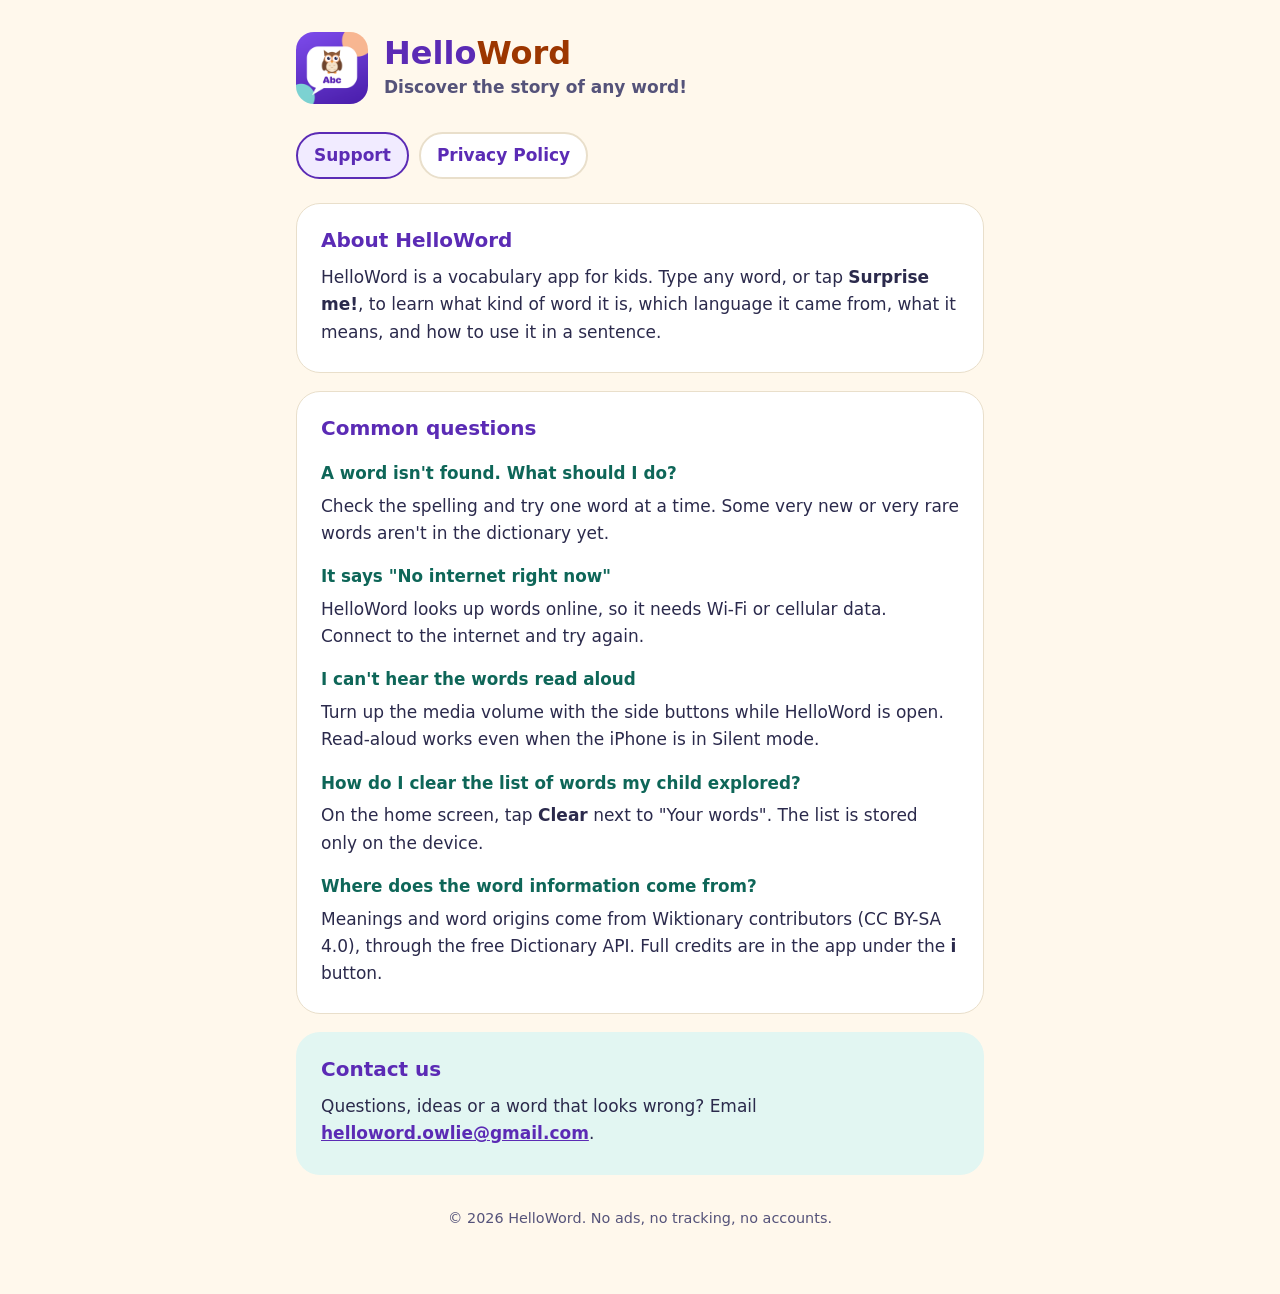
<file: index.html>
<!doctype html>
<html lang="en">
<head>
  <meta charset="utf-8">
  <meta name="viewport" content="width=device-width, initial-scale=1">
  <title>HelloWord Support</title>
  <meta name="description" content="Help and support for HelloWord, the word explorer app for kids.">
  <link rel="icon" href="icon.png">
  <link rel="stylesheet" href="style.css">
</head>
<body>
<main>
  <header>
    <img src="icon.png" alt="">
    <div>
      <h1><span class="hello">Hello</span><span class="word">Word</span></h1>
      <p class="tagline">Discover the story of any word!</p>
    </div>
  </header>

  <nav aria-label="Pages">
    <a href="./" aria-current="page">Support</a>
    <a href="privacy.html">Privacy Policy</a>
  </nav>

  <section>
    <h2>About HelloWord</h2>
    <p>HelloWord is a vocabulary app for kids. Type any word, or tap <strong>Surprise me!</strong>, to learn what kind of word it is, which language it came from, what it means, and how to use it in a sentence.</p>
  </section>

  <section>
    <h2>Common questions</h2>

    <h3>A word isn't found. What should I do?</h3>
    <p>Check the spelling and try one word at a time. Some very new or very rare words aren't in the dictionary yet.</p>

    <h3>It says "No internet right now"</h3>
    <p>HelloWord looks up words online, so it needs Wi-Fi or cellular data. Connect to the internet and try again.</p>

    <h3>I can't hear the words read aloud</h3>
    <p>Turn up the media volume with the side buttons while HelloWord is open. Read-aloud works even when the iPhone is in Silent mode.</p>

    <h3>How do I clear the list of words my child explored?</h3>
    <p>On the home screen, tap <strong>Clear</strong> next to "Your words". The list is stored only on the device.</p>

    <h3>Where does the word information come from?</h3>
    <p>Meanings and word origins come from Wiktionary contributors (CC BY-SA 4.0), through the free Dictionary API. Full credits are in the app under the <strong>i</strong> button.</p>
  </section>

  <section class="note">
    <h2>Contact us</h2>
    <p>Questions, ideas or a word that looks wrong? Email <a href="mailto:helloword.owlie@gmail.com">helloword.owlie@gmail.com</a>.</p>
  </section>

  <footer>© 2026 HelloWord. No ads, no tracking, no accounts.</footer>
</main>
</body>
</html>
</file>
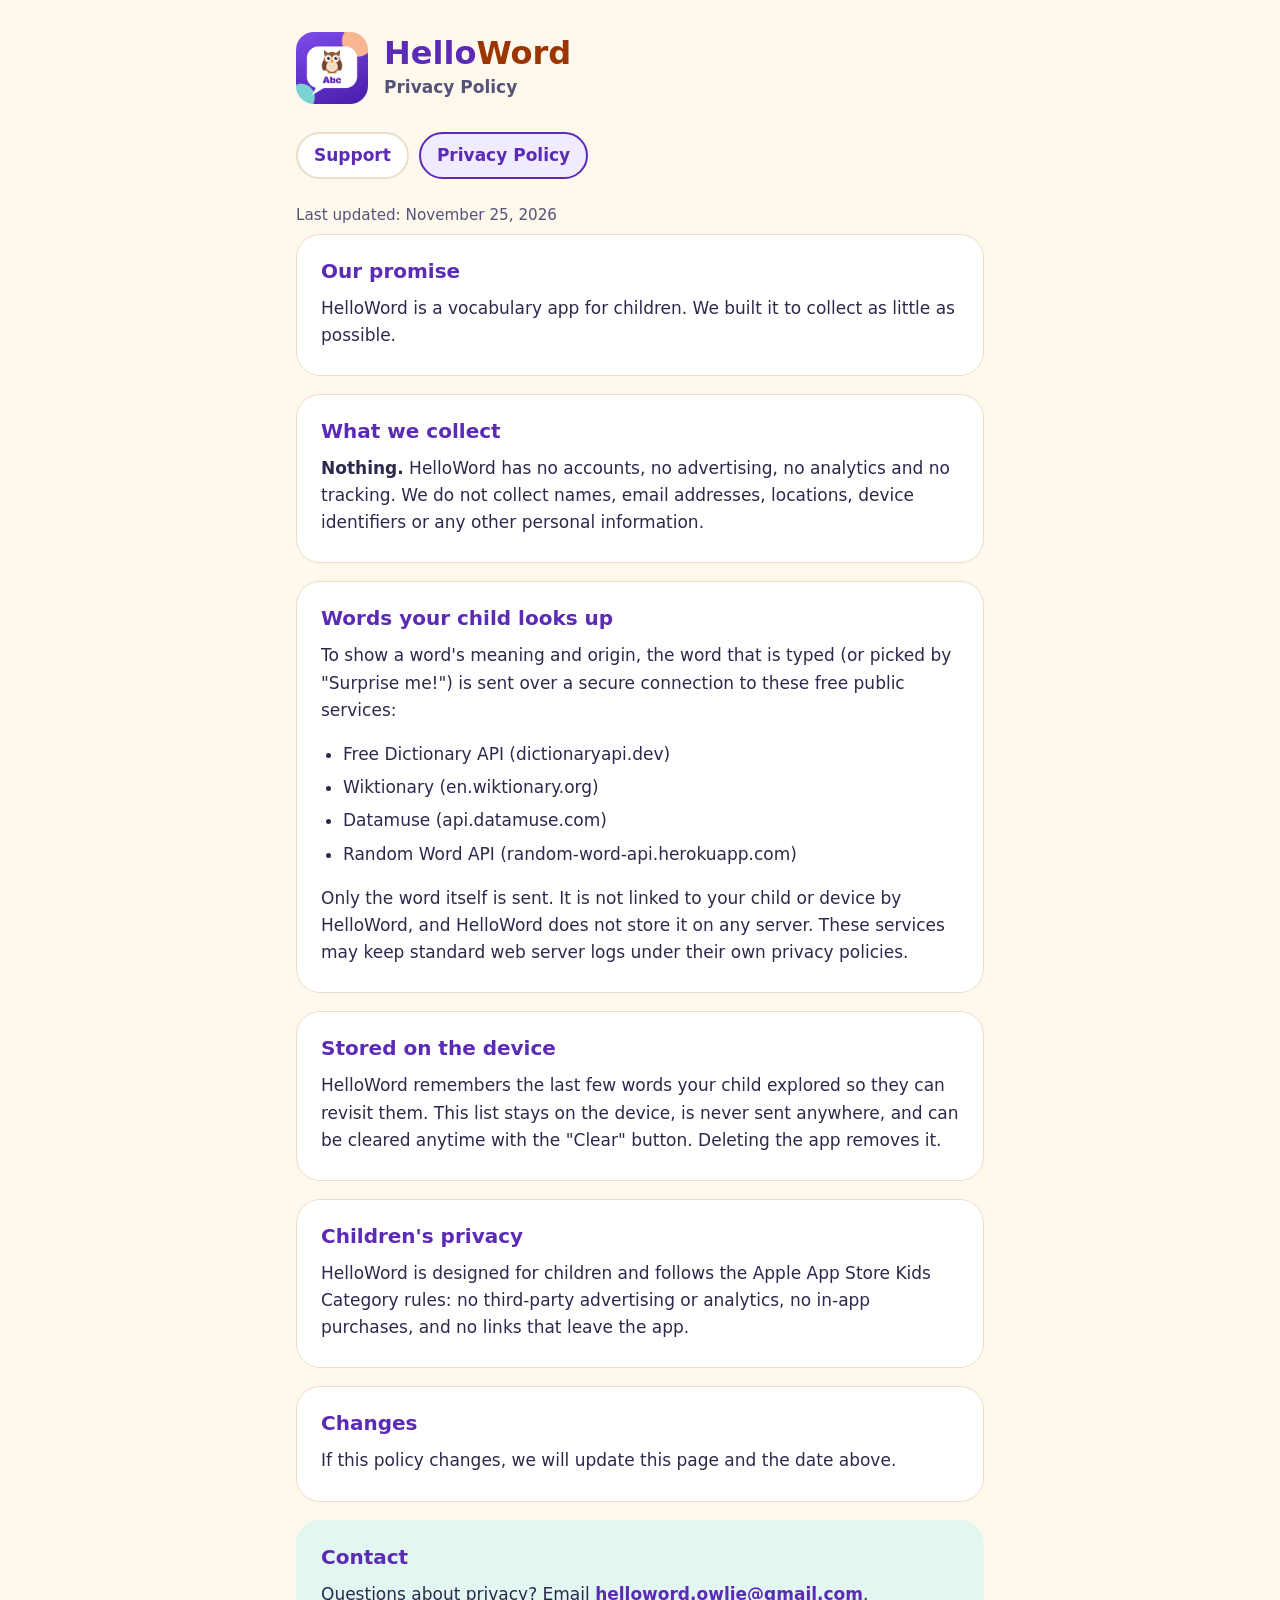
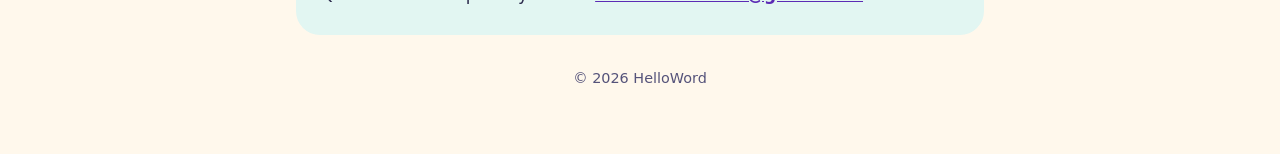
<file: privacy.html>
<!doctype html>
<html lang="en">
<head>
  <meta charset="utf-8">
  <meta name="viewport" content="width=device-width, initial-scale=1">
  <title>HelloWord Privacy Policy</title>
  <meta name="description" content="Privacy policy for HelloWord, the word explorer app for kids.">
  <link rel="icon" href="icon.png">
  <link rel="stylesheet" href="style.css">
</head>
<body>
<main>
  <header>
    <img src="icon.png" alt="">
    <div>
      <h1><span class="hello">Hello</span><span class="word">Word</span></h1>
      <p class="tagline">Privacy Policy</p>
    </div>
  </header>

  <nav aria-label="Pages">
    <a href="./">Support</a>
    <a href="privacy.html" aria-current="page">Privacy Policy</a>
  </nav>

  <p class="updated">Last updated: November 25, 2026</p>

  <section>
    <h2>Our promise</h2>
    <p>HelloWord is a vocabulary app for children. We built it to collect as little as possible.</p>
  </section>

  <section>
    <h2>What we collect</h2>
    <p><strong>Nothing.</strong> HelloWord has no accounts, no advertising, no analytics and no tracking. We do not collect names, email addresses, locations, device identifiers or any other personal information.</p>
  </section>

  <section>
    <h2>Words your child looks up</h2>
    <p>To show a word's meaning and origin, the word that is typed (or picked by "Surprise me!") is sent over a secure connection to these free public services:</p>
    <ul>
      <li>Free Dictionary API (dictionaryapi.dev)</li>
      <li>Wiktionary (en.wiktionary.org)</li>
      <li>Datamuse (api.datamuse.com)</li>
      <li>Random Word API (random-word-api.herokuapp.com)</li>
    </ul>
    <p>Only the word itself is sent. It is not linked to your child or device by HelloWord, and HelloWord does not store it on any server. These services may keep standard web server logs under their own privacy policies.</p>
  </section>

  <section>
    <h2>Stored on the device</h2>
    <p>HelloWord remembers the last few words your child explored so they can revisit them. This list stays on the device, is never sent anywhere, and can be cleared anytime with the "Clear" button. Deleting the app removes it.</p>
  </section>

  <section>
    <h2>Children's privacy</h2>
    <p>HelloWord is designed for children and follows the Apple App Store Kids Category rules: no third-party advertising or analytics, no in-app purchases, and no links that leave the app.</p>
  </section>

  <section>
    <h2>Changes</h2>
    <p>If this policy changes, we will update this page and the date above.</p>
  </section>

  <section class="note">
    <h2>Contact</h2>
    <p>Questions about privacy? Email <a href="mailto:helloword.owlie@gmail.com">helloword.owlie@gmail.com</a>.</p>
  </section>

  <footer>© 2026 HelloWord</footer>
</main>
</body>
</html>
</file>
<file: style.css>
:root {
  --bg: #FFF8EC;
  --surface: #FFFFFF;
  --text: #2B2A4C;
  --text2: #55537A;
  --grape: #5B2BB5;
  --grape-tint: #F1EBFF;
  --orange: #9C3600;
  --teal: #0E6658;
  --teal-tint: #E2F6F2;
  --border: #E9DFCB;
  color-scheme: light dark;
}
@media (prefers-color-scheme: dark) {
  :root {
    --bg: #15142B;
    --surface: #22213F;
    --text: #F4F2FF;
    --text2: #C3C0E0;
    --grape: #CDBBFF;
    --grape-tint: #2A2152;
    --orange: #FFBB8C;
    --teal: #7FE3D3;
    --teal-tint: #0F3634;
    --border: #34335A;
  }
}
* { box-sizing: border-box; }
body {
  margin: 0;
  background: var(--bg);
  color: var(--text);
  font: 17px/1.6 ui-rounded, "SF Pro Rounded", system-ui, -apple-system, "Segoe UI", sans-serif;
}
main { max-width: 720px; margin: 0 auto; padding: 32px 16px 64px; }
header { display: flex; align-items: center; gap: 16px; margin-bottom: 28px; }
header img { width: 72px; height: 72px; border-radius: 18px; flex: none; }
h1 { margin: 0; font-size: 2rem; line-height: 1.15; font-weight: 900; }
h1 .hello { color: var(--grape); }
h1 .word { color: var(--orange); }
.tagline { margin: 2px 0 0; color: var(--text2); font-weight: 600; }
nav { display: flex; gap: 10px; flex-wrap: wrap; margin-bottom: 24px; }
nav a {
  padding: 8px 16px; border-radius: 999px; font-weight: 700; text-decoration: none;
  color: var(--grape); background: var(--surface); border: 2px solid var(--border);
}
nav a[aria-current="page"] { background: var(--grape-tint); border-color: var(--grape); }
section {
  background: var(--surface); border: 1px solid var(--border); border-radius: 24px;
  padding: 20px 24px; margin-bottom: 18px;
}
h2 { margin: 0 0 8px; font-size: 1.25rem; color: var(--grape); font-weight: 800; }
h3 { margin: 16px 0 4px; font-size: 1.05rem; color: var(--teal); font-weight: 800; }
p, li { margin: 6px 0; }
ul { padding-left: 22px; }
a { color: var(--grape); font-weight: 700; }
.note { background: var(--teal-tint); border-color: transparent; }
.updated { color: var(--text2); font-size: 0.95rem; }
footer { color: var(--text2); font-size: 0.9rem; text-align: center; margin-top: 32px; }
</file>
